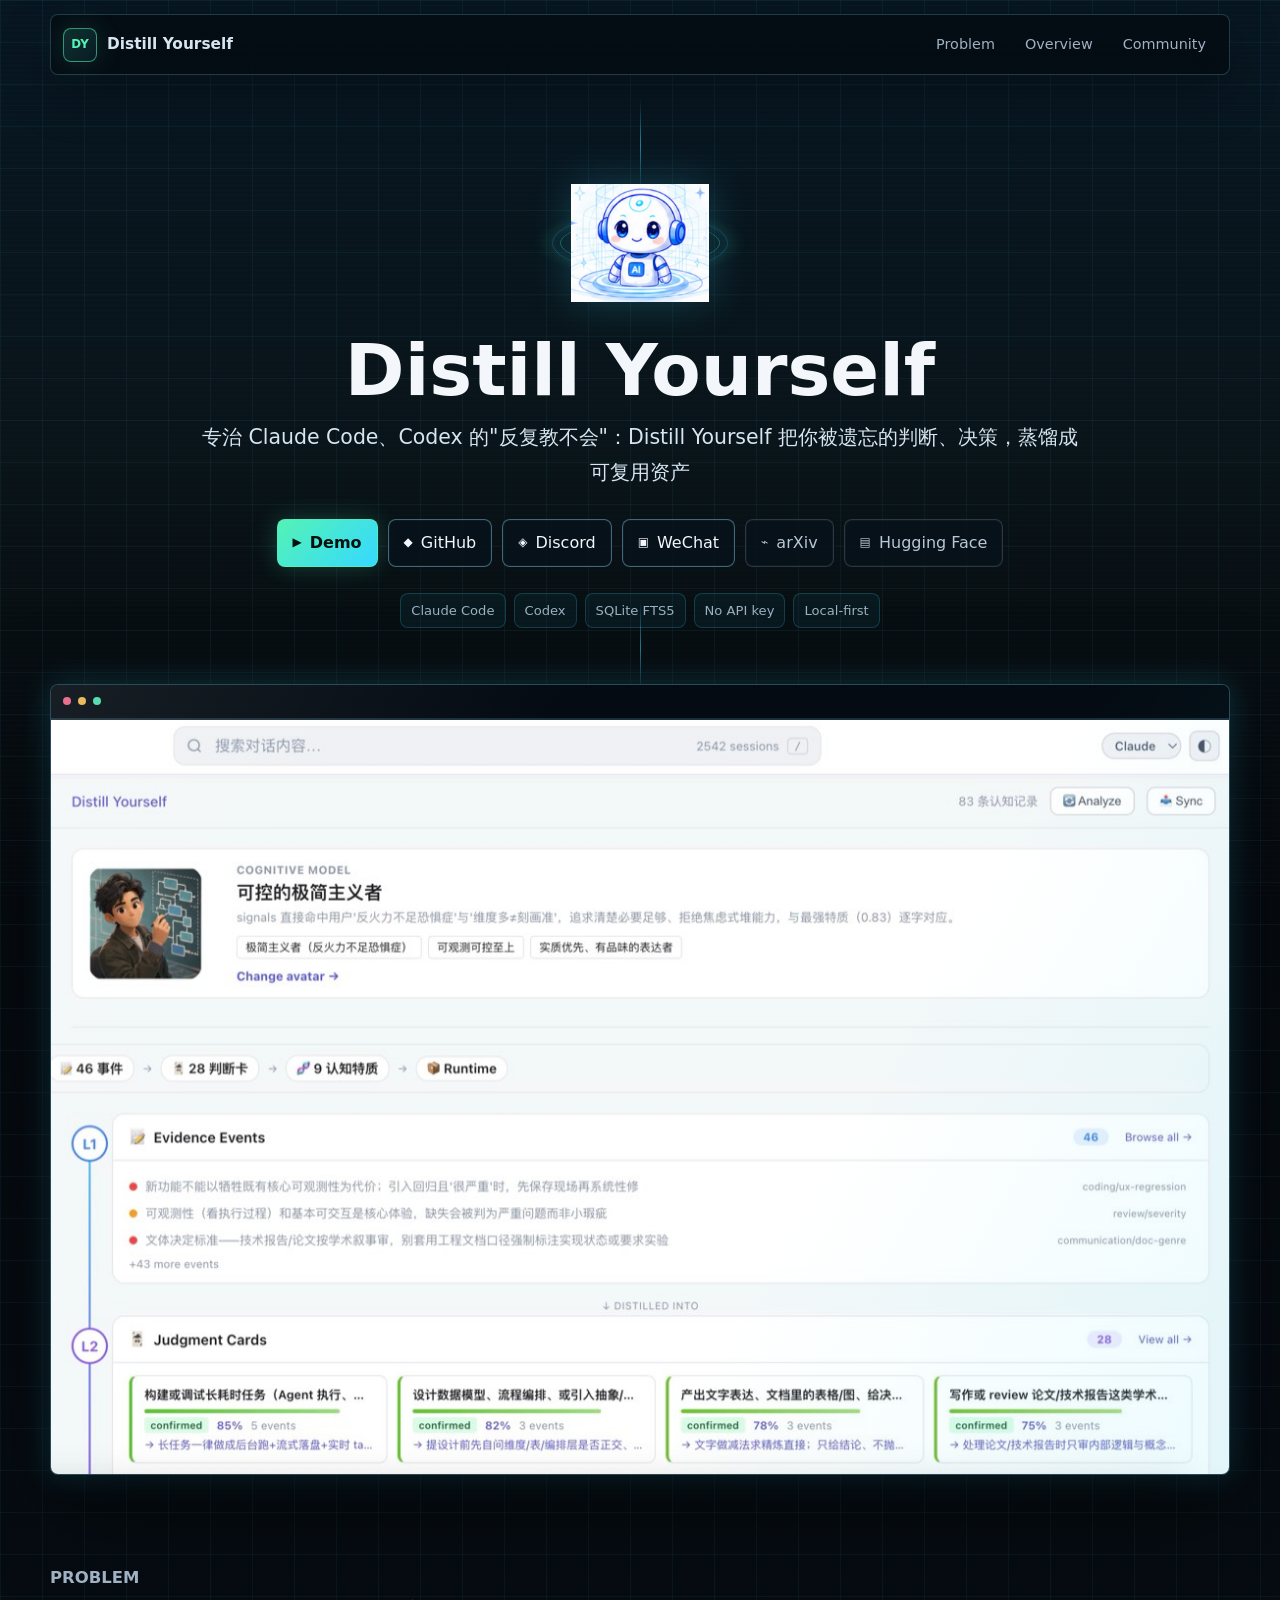
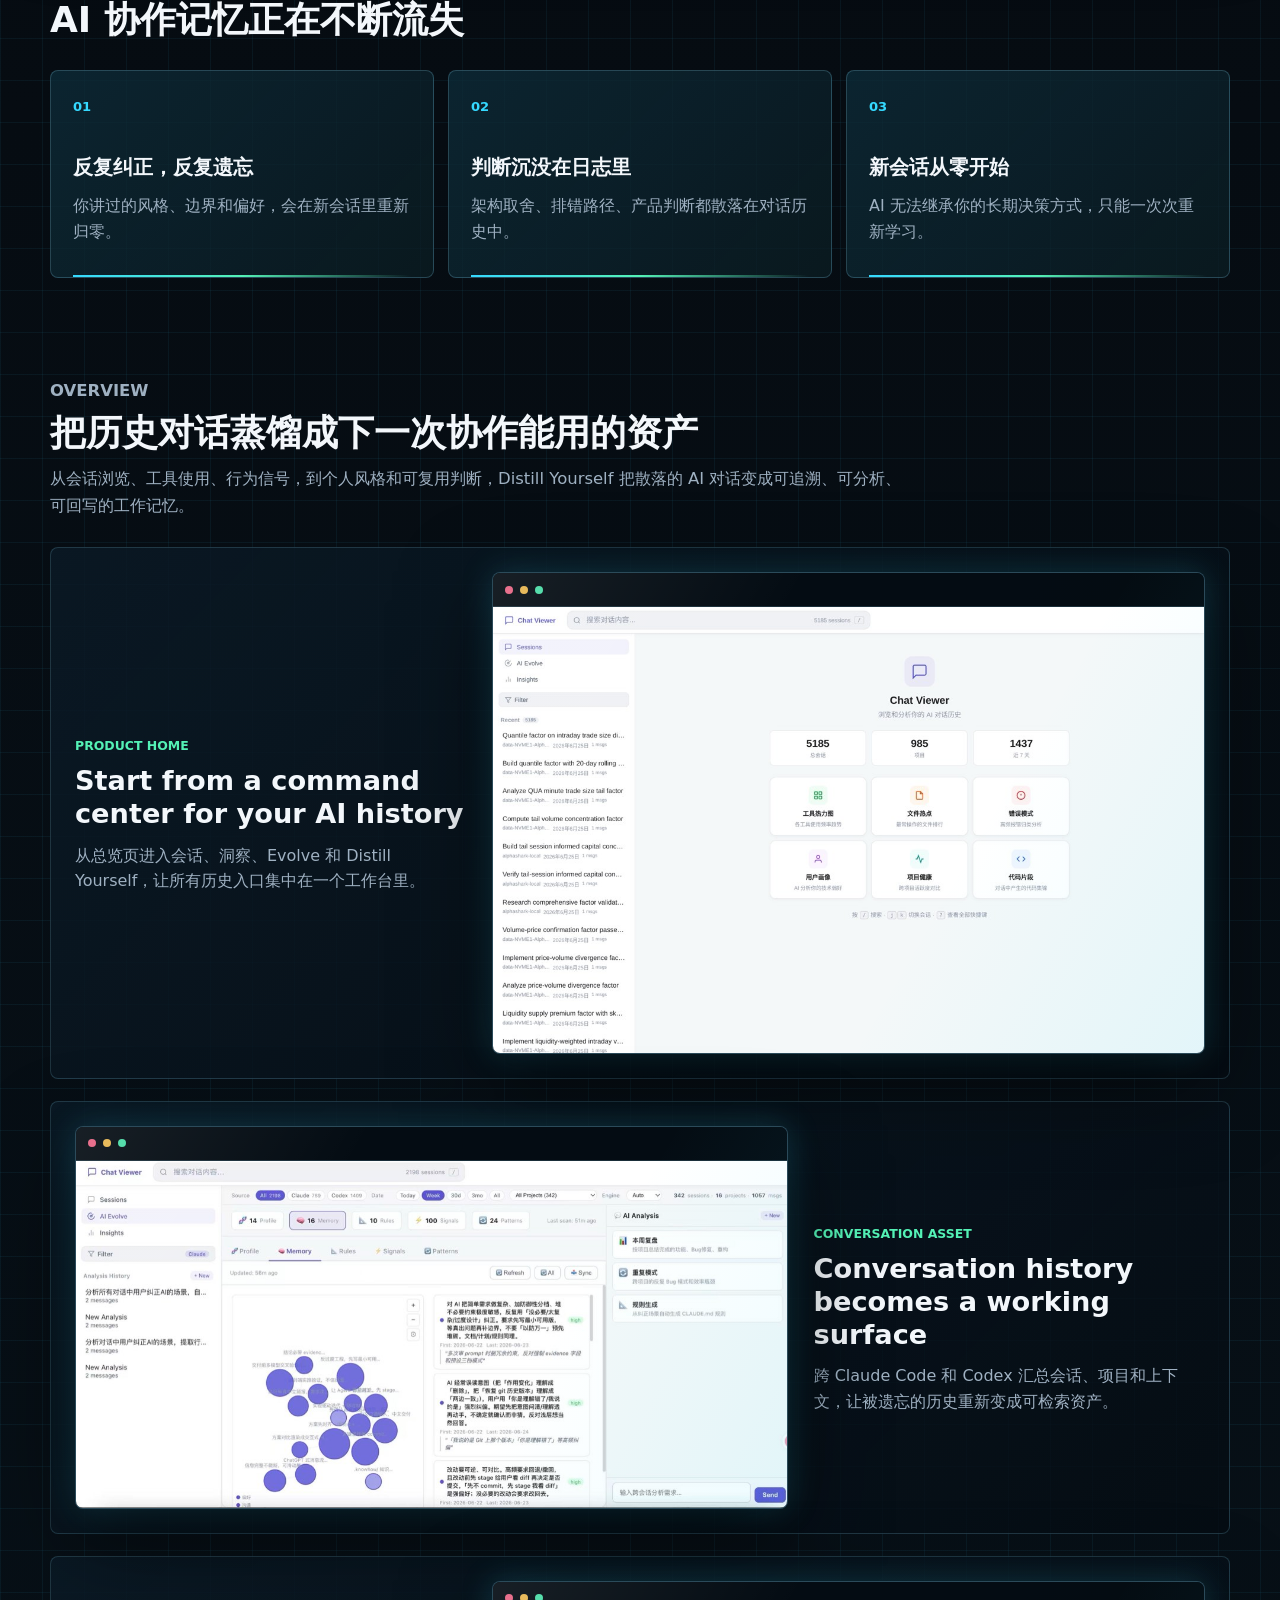
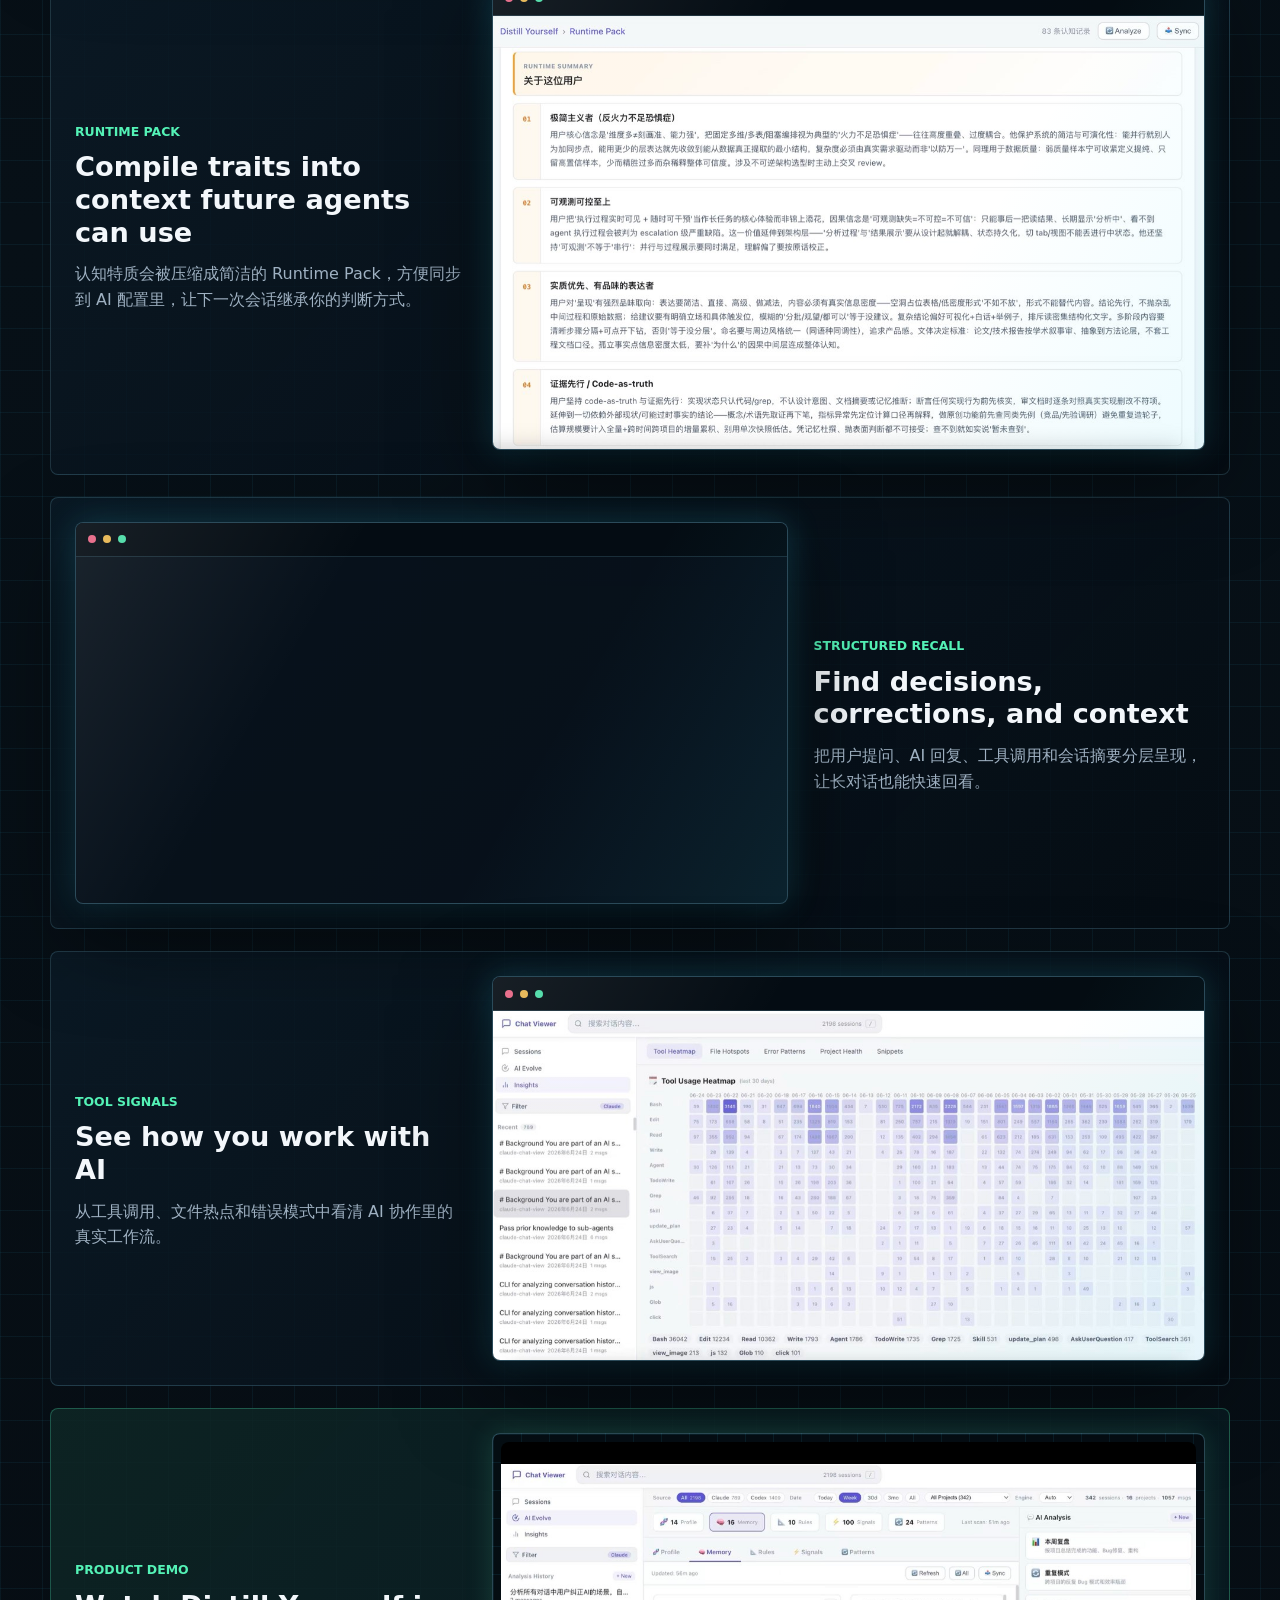
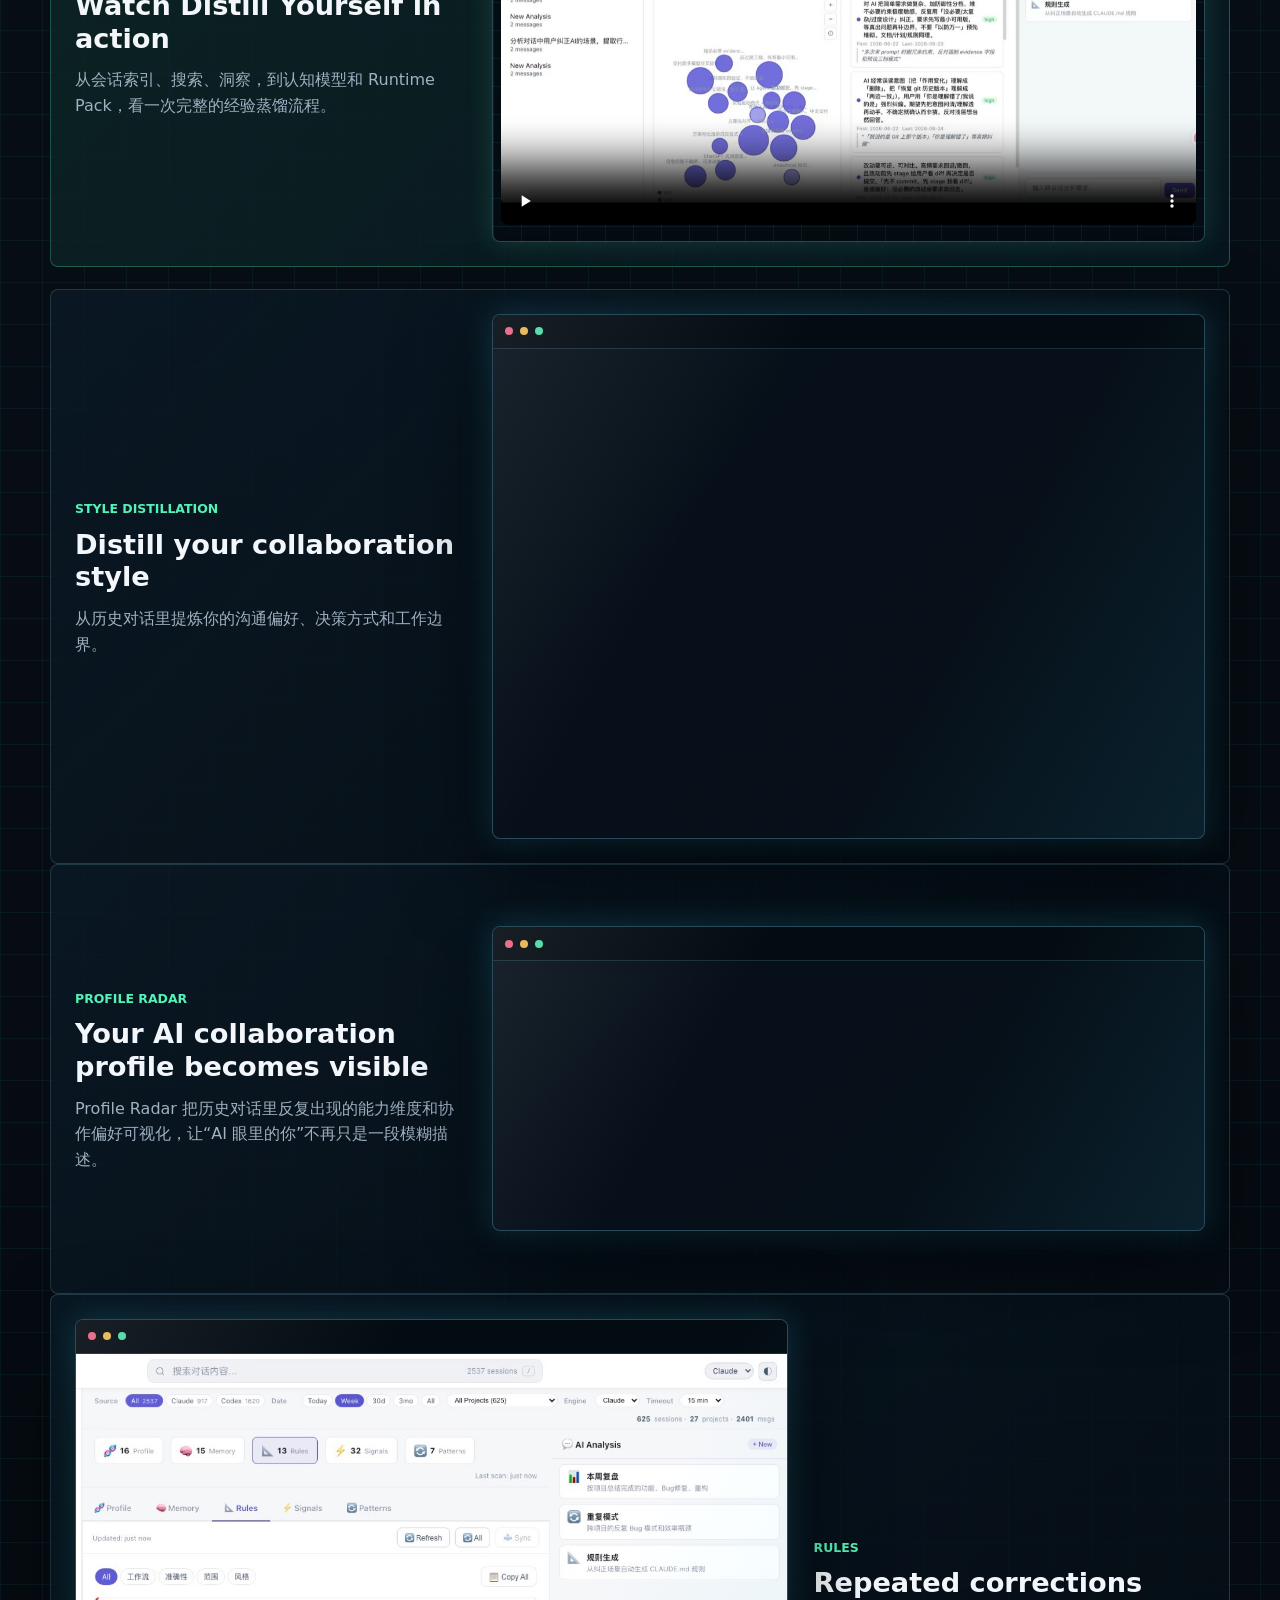
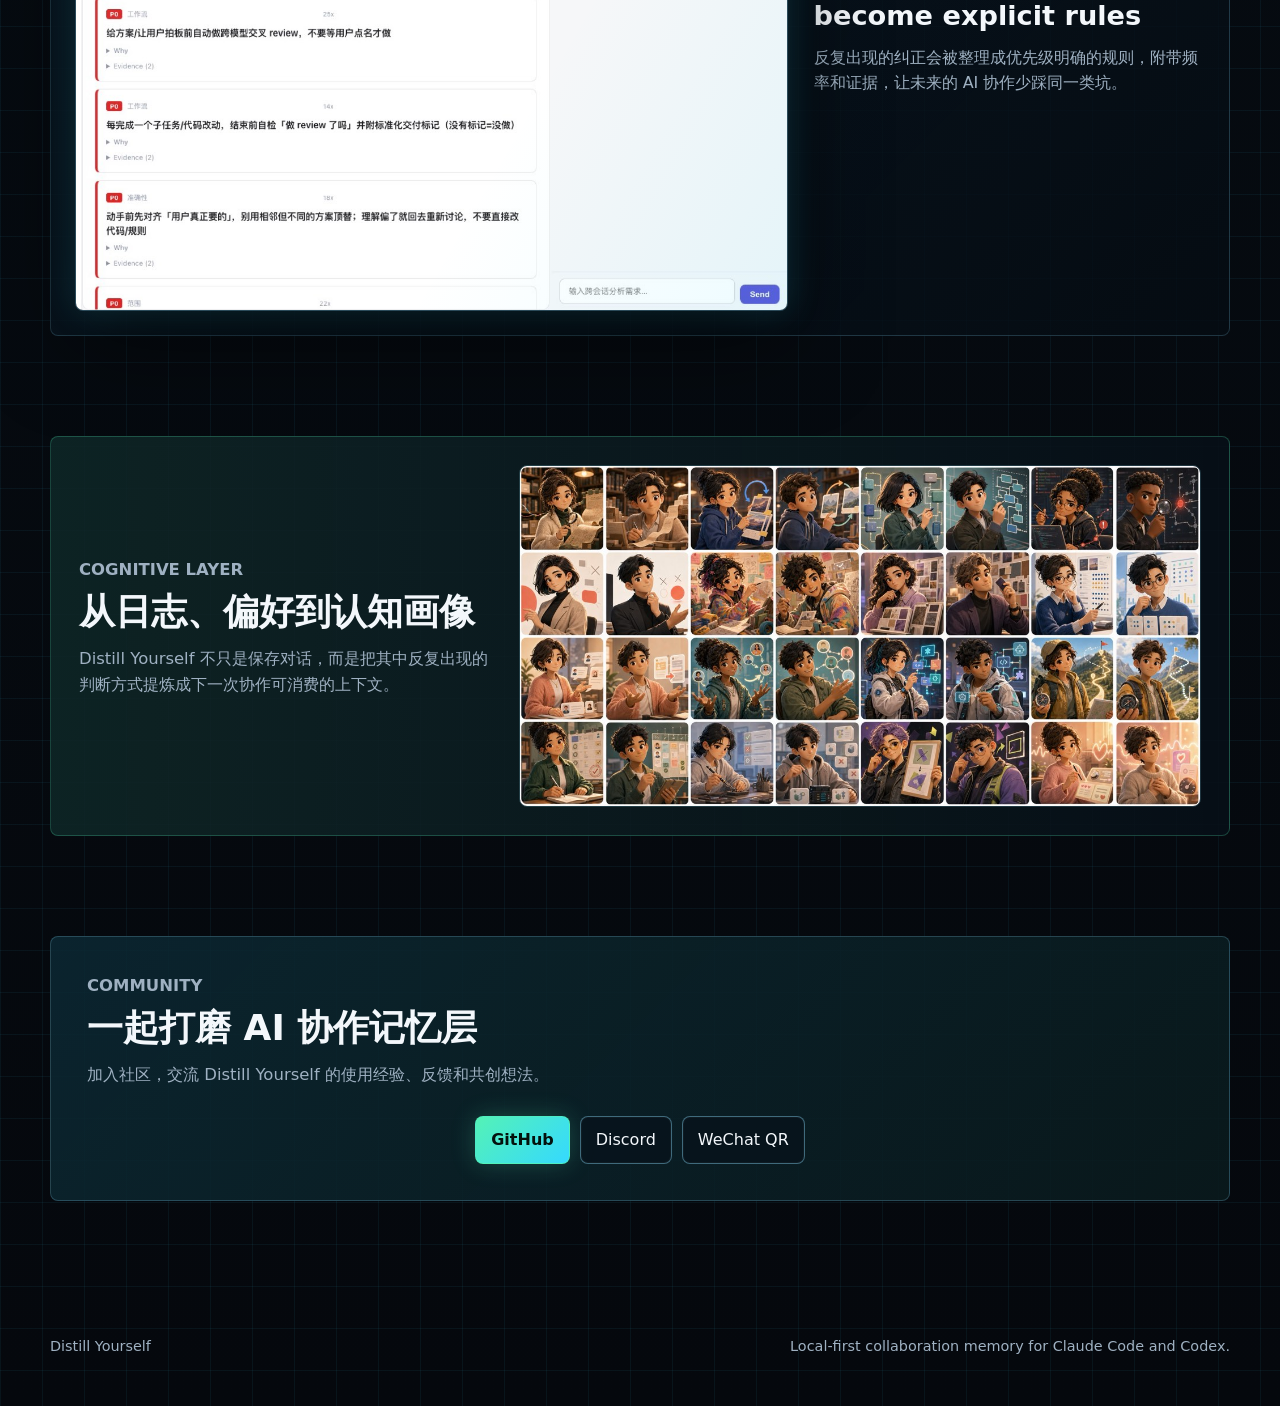
<file: site/index.html>
<!doctype html>
<html lang="zh-CN">
<head>
  <meta charset="utf-8">
  <meta name="viewport" content="width=device-width, initial-scale=1">
  <meta name="description" content="Distill Yourself turns forgotten Claude Code and Codex conversations into reusable judgment, decisions, and collaboration memory.">
  <title>Distill Yourself</title>
  <link rel="preload" as="image" href="assets/digital.jpg" fetchpriority="high">
  <style>
:root {
  color-scheme: dark;
  --bg: #05080d;
  --bg-2: #081119;
  --panel: rgba(8, 18, 28, 0.82);
  --panel-strong: rgba(10, 24, 36, 0.94);
  --line: rgba(142, 224, 255, 0.22);
  --line-strong: rgba(142, 224, 255, 0.42);
  --text: #f3f7fb;
  --muted: #9fb1c2;
  --soft: #d6e5ef;
  --cyan: #35d9ff;
  --green: #54f2b6;
  --amber: #ffc857;
  --blue: #66a6ff;
  --violet: #a892ff;
  --danger: #ff6f91;
  --shadow-cyan: 0 0 32px rgba(53, 217, 255, 0.22);
  --shadow-green: 0 0 28px rgba(84, 242, 182, 0.16);
}

* {
  box-sizing: border-box;
}

html {
  scroll-behavior: smooth;
}

body {
  min-height: 100vh;
  margin: 0;
  background:
    linear-gradient(rgba(53, 217, 255, 0.06) 1px, transparent 1px),
    linear-gradient(90deg, rgba(53, 217, 255, 0.06) 1px, transparent 1px),
    linear-gradient(180deg, rgba(8, 30, 46, 0.62), transparent 38rem),
    linear-gradient(180deg, var(--bg), #071017 44%, #05080d);
  background-size: 42px 42px, 42px 42px, auto, auto;
  color: var(--text);
  font-family: Inter, ui-sans-serif, system-ui, -apple-system, BlinkMacSystemFont, "Segoe UI", sans-serif;
  font-size: 16px;
  line-height: 1.6;
  letter-spacing: 0;
  overflow-x: hidden;
}

body::before {
  content: "";
  position: fixed;
  inset: 0;
  pointer-events: none;
  background:
    linear-gradient(180deg, transparent, rgba(84, 242, 182, 0.07), transparent),
    repeating-linear-gradient(180deg, rgba(255, 255, 255, 0.025) 0, rgba(255, 255, 255, 0.025) 1px, transparent 1px, transparent 5px);
  opacity: 0.42;
  mix-blend-mode: screen;
}

a {
  color: inherit;
  text-decoration: none;
}

button,
input,
textarea {
  font: inherit;
}

button {
  color: inherit;
}

img {
  display: block;
  max-width: 100%;
  height: auto;
}

.page-shell {
  position: relative;
  width: min(1180px, calc(100% - 40px));
  margin: 0 auto;
}

.site-header {
  position: sticky;
  top: 14px;
  z-index: 20;
  display: flex;
  align-items: center;
  justify-content: space-between;
  gap: 18px;
  min-height: 58px;
  margin: 14px 0 22px;
  padding: 10px 12px;
  border: 1px solid var(--line);
  border-radius: 8px;
  background: rgba(4, 10, 16, 0.76);
  box-shadow: 0 18px 50px rgba(0, 0, 0, 0.28);
  backdrop-filter: blur(18px);
}

.brand-lockup {
  display: inline-flex;
  align-items: center;
  gap: 10px;
  min-width: 0;
  color: var(--soft);
  font-size: 0.96rem;
  font-weight: 700;
}

.brand-mark {
  display: inline-grid;
  place-items: center;
  width: 34px;
  height: 34px;
  border: 1px solid rgba(84, 242, 182, 0.55);
  border-radius: 8px;
  color: var(--green);
  background: linear-gradient(135deg, rgba(84, 242, 182, 0.16), rgba(53, 217, 255, 0.08));
  box-shadow: var(--shadow-green);
  font-size: 0.74rem;
}

.nav-links {
  display: flex;
  align-items: center;
  justify-content: flex-end;
  gap: 8px;
  flex-wrap: wrap;
}

.nav-links a {
  padding: 7px 10px;
  border: 1px solid transparent;
  border-radius: 8px;
  color: var(--muted);
  font-size: 0.9rem;
}

.nav-links a:hover,
.nav-links a:focus-visible {
  color: var(--text);
  border-color: var(--line);
  background: rgba(53, 217, 255, 0.08);
  outline: none;
}

.hero-section {
  position: relative;
  display: grid;
  justify-items: center;
  padding: 68px 0 34px;
  text-align: center;
}

.hero-section::before,
.hero-section::after {
  content: "";
  position: absolute;
  left: 50%;
  width: 1px;
  height: 96px;
  background: linear-gradient(180deg, transparent, var(--cyan), transparent);
  opacity: 0.55;
}

.hero-section::before {
  top: 0;
}

.hero-section::after {
  bottom: -34px;
}

.hero-core {
  position: relative;
  display: grid;
  place-items: center;
  width: 176px;
  height: 156px;
  margin-bottom: 14px;
}

.core-ring,
.core-ring span {
  position: absolute;
  inset: 0;
  border: 1px solid rgba(53, 217, 255, 0.24);
  border-radius: 50%;
}

.core-ring {
  transform: rotateX(68deg);
  box-shadow: inset 0 0 18px rgba(53, 217, 255, 0.14), 0 0 24px rgba(84, 242, 182, 0.16);
}

.core-ring span:nth-child(1) {
  inset: 18px 7px;
  border-color: rgba(84, 242, 182, 0.3);
}

.core-ring span:nth-child(2) {
  inset: 36px 22px;
  border-color: rgba(255, 200, 87, 0.24);
}

.core-ring span:nth-child(3) {
  inset: 52px 46px;
  border-color: rgba(53, 217, 255, 0.34);
}

.hero-emblem {
  position: relative;
  z-index: 2;
  width: 138px;
  height: auto;
  filter: drop-shadow(0 0 20px rgba(53, 217, 255, 0.22));
}

.eyebrow,
.feature-kicker {
  margin: 0;
  color: var(--green);
  font-size: 0.78rem;
  font-weight: 800;
  text-transform: uppercase;
}

h1,
h2,
h3,
p {
  margin-top: 0;
}

h1 {
  max-width: 980px;
  margin-bottom: 14px;
  font-size: 4.5rem;
  line-height: 0.98;
  font-weight: 850;
  letter-spacing: 0;
}

.hero-subtitle {
  width: min(880px, 100%);
  margin: 0 auto 28px;
  color: var(--soft);
  font-size: 1.28rem;
  line-height: 1.75;
}

.hero-actions,
.community-actions {
  display: flex;
  justify-content: center;
  gap: 10px;
  flex-wrap: wrap;
  width: 100%;
}

.action-btn {
  display: inline-flex;
  align-items: center;
  justify-content: center;
  gap: 8px;
  min-height: 44px;
  padding: 10px 15px;
  border: 1px solid var(--line-strong);
  border-radius: 8px;
  background: rgba(8, 18, 28, 0.74);
  color: var(--text);
  box-shadow: 0 0 0 1px rgba(255, 255, 255, 0.03) inset;
  cursor: pointer;
  transition: transform 160ms ease, border-color 160ms ease, background 160ms ease, box-shadow 160ms ease;
}

.action-btn:hover,
.action-btn:focus-visible {
  transform: translateY(-1px);
  border-color: rgba(84, 242, 182, 0.72);
  background: rgba(12, 31, 43, 0.92);
  box-shadow: var(--shadow-cyan);
  outline: none;
}

.action-btn.primary {
  border-color: rgba(84, 242, 182, 0.72);
  color: #04110d;
  background: linear-gradient(135deg, var(--green), var(--cyan));
  box-shadow: 0 0 24px rgba(84, 242, 182, 0.22);
  font-weight: 800;
}

.action-btn.muted {
  color: #b8c8d6;
  border-color: rgba(159, 177, 194, 0.24);
}

.btn-icon {
  color: currentColor;
  font-size: 0.75rem;
}

.signal-tags {
  display: flex;
  justify-content: center;
  gap: 8px;
  flex-wrap: wrap;
  margin-top: 26px;
}

.signal-tags span {
  padding: 6px 10px;
  border: 1px solid rgba(53, 217, 255, 0.2);
  border-radius: 8px;
  color: var(--muted);
  background: rgba(53, 217, 255, 0.05);
  font-size: 0.82rem;
}

.hero-preview {
  position: relative;
  margin: 22px auto 90px;
}

.screen-frame {
  position: relative;
  display: block;
  width: 100%;
  padding: 0;
  overflow: hidden;
  border: 1px solid rgba(142, 224, 255, 0.28);
  border-radius: 8px;
  background: var(--panel);
  box-shadow: 0 28px 90px rgba(0, 0, 0, 0.52), var(--shadow-cyan);
  cursor: zoom-in;
}

.screen-frame::before {
  content: "";
  position: absolute;
  inset: 0;
  z-index: 1;
  pointer-events: none;
  background: linear-gradient(120deg, rgba(255, 255, 255, 0.08), transparent 32%, transparent 64%, rgba(53, 217, 255, 0.09));
}

.screen-frame img {
  width: 100%;
  height: auto;
}

.large-screen img {
  border-top: 1px solid rgba(142, 224, 255, 0.16);
}

.window-bar {
  display: flex;
  align-items: center;
  gap: 7px;
  height: 34px;
  padding: 0 12px;
  border-bottom: 1px solid rgba(142, 224, 255, 0.16);
  background: rgba(4, 12, 18, 0.9);
}

.window-bar i {
  width: 8px;
  height: 8px;
  border-radius: 50%;
  background: var(--danger);
  opacity: 0.9;
}

.window-bar i:nth-child(2) {
  background: var(--amber);
}

.window-bar i:nth-child(3) {
  background: var(--green);
}

.section-block {
  position: relative;
  margin-bottom: 100px;
}

.section-heading {
  max-width: 760px;
  margin-bottom: 28px;
}

.section-heading.wide-heading {
  max-width: 860px;
}

.section-heading h2,
.strip-copy h2 {
  margin: 8px 0 12px;
  color: var(--text);
  font-size: 2.25rem;
  line-height: 1.18;
  letter-spacing: 0;
}

.section-heading p,
.strip-copy p {
  color: var(--muted);
  font-size: 1.03rem;
}

.problem-grid {
  display: grid;
  grid-template-columns: repeat(3, minmax(0, 1fr));
  gap: 14px;
}

.problem-card {
  position: relative;
  min-height: 208px;
  padding: 22px;
  border: 1px solid var(--line);
  border-radius: 8px;
  background:
    linear-gradient(135deg, rgba(53, 217, 255, 0.1), rgba(84, 242, 182, 0.04)),
    rgba(8, 18, 28, 0.74);
  overflow: hidden;
}

.problem-card::after {
  content: "";
  position: absolute;
  left: 22px;
  right: 22px;
  bottom: 0;
  height: 2px;
  background: linear-gradient(90deg, var(--cyan), var(--green), transparent);
}

.card-index {
  color: var(--cyan);
  font-size: 0.82rem;
  font-weight: 900;
}

.problem-card h3 {
  margin: 38px 0 12px;
  color: var(--text);
  font-size: 1.24rem;
  line-height: 1.25;
}

.problem-card p {
  margin: 0;
  color: var(--muted);
}

.showcase-stack {
  display: grid;
  gap: 22px;
}

.showcase-item {
  display: grid;
  grid-template-columns: minmax(260px, 0.78fr) minmax(0, 1.42fr);
  align-items: center;
  gap: 26px;
  min-height: 430px;
  padding: 24px;
  border: 1px solid rgba(142, 224, 255, 0.18);
  border-radius: 8px;
  background: linear-gradient(135deg, rgba(11, 26, 38, 0.86), rgba(5, 12, 19, 0.78));
}

.showcase-item.reverse {
  grid-template-columns: minmax(0, 1.42fr) minmax(260px, 0.78fr);
}

.showcase-item.reverse .showcase-copy {
  order: 2;
}

.showcase-item.reverse .screen-frame {
  order: 1;
}

.showcase-copy h3 {
  margin: 8px 0 12px;
  color: var(--text);
  font-size: 1.7rem;
  line-height: 1.2;
  letter-spacing: 0;
}

.showcase-copy p {
  margin: 0;
  color: var(--muted);
  font-size: 1rem;
}

.video-frame {
  position: relative;
  aspect-ratio: 16 / 9;
  border: 1px solid rgba(142, 224, 255, 0.28);
  border-radius: 8px;
  padding: 8px;
  background:
    linear-gradient(rgba(53, 217, 255, 0.08) 1px, transparent 1px),
    linear-gradient(90deg, rgba(53, 217, 255, 0.08) 1px, transparent 1px),
    rgba(4, 10, 16, 0.82);
  background-size: 28px 28px, 28px 28px, auto;
  box-shadow: var(--shadow-green);
}

.video-frame video {
  width: 100%;
  height: 100%;
  border-radius: 8px;
  background: #000;
  object-fit: contain;
}

.video-showcase {
  border-color: rgba(84, 242, 182, 0.28);
  background:
    linear-gradient(135deg, rgba(84, 242, 182, 0.1), rgba(53, 217, 255, 0.05)),
    rgba(5, 12, 19, 0.86);
}

.cognitive-strip {
  display: grid;
  grid-template-columns: minmax(0, 0.75fr) minmax(0, 1.25fr);
  align-items: center;
  gap: 30px;
  padding: 28px;
  border: 1px solid rgba(84, 242, 182, 0.24);
  border-radius: 8px;
  background:
    linear-gradient(90deg, rgba(84, 242, 182, 0.09), transparent),
    rgba(7, 16, 24, 0.86);
}

.cognitive-strip img {
  width: 100%;
  border: 1px solid rgba(142, 224, 255, 0.18);
  border-radius: 8px;
}

.community-section {
  padding: 36px;
  border: 1px solid rgba(142, 224, 255, 0.22);
  border-radius: 8px;
  background:
    linear-gradient(135deg, rgba(53, 217, 255, 0.12), rgba(84, 242, 182, 0.06)),
    rgba(5, 12, 19, 0.88);
}

.site-footer {
  display: flex;
  justify-content: space-between;
  gap: 16px;
  flex-wrap: wrap;
  padding: 34px 0 48px;
  color: var(--muted);
  font-size: 0.9rem;
}

.modal-backdrop {
  position: fixed;
  inset: 0;
  z-index: 80;
  display: grid;
  place-items: center;
  padding: 22px;
  background: rgba(2, 6, 10, 0.82);
  backdrop-filter: blur(14px);
}

.modal-backdrop[hidden] {
  display: none;
}

.modal-card,
.lightbox-card {
  position: relative;
  width: min(420px, 100%);
  max-height: calc(100vh - 44px);
  padding: 24px;
  border: 1px solid rgba(142, 224, 255, 0.35);
  border-radius: 8px;
  background: var(--panel-strong);
  box-shadow: 0 30px 90px rgba(0, 0, 0, 0.62), var(--shadow-cyan);
  overflow: auto;
}

.modal-card h2 {
  margin: 0 44px 8px 0;
  font-size: 1.4rem;
}

.modal-card p {
  color: var(--muted);
}

.modal-card img {
  width: min(260px, 100%);
  margin: 18px auto 0;
  border-radius: 8px;
}

.lightbox-card {
  width: min(1120px, 100%);
  padding: 14px;
}

.lightbox-card img {
  width: 100%;
  max-height: calc(100vh - 96px);
  object-fit: contain;
  border-radius: 8px;
}

.modal-close {
  position: absolute;
  top: 12px;
  right: 12px;
  display: grid;
  place-items: center;
  width: 34px;
  height: 34px;
  border: 1px solid rgba(142, 224, 255, 0.25);
  border-radius: 8px;
  background: rgba(255, 255, 255, 0.04);
  cursor: pointer;
}

.modal-close:hover,
.modal-close:focus-visible {
  border-color: var(--green);
  outline: none;
}

.toast {
  position: fixed;
  right: 22px;
  bottom: 22px;
  z-index: 100;
  max-width: min(360px, calc(100% - 44px));
  padding: 12px 14px;
  border: 1px solid rgba(84, 242, 182, 0.35);
  border-radius: 8px;
  background: rgba(5, 16, 22, 0.96);
  color: var(--soft);
  box-shadow: var(--shadow-green);
}

.toast[hidden] {
  display: none;
}

@media (max-width: 980px) {
  .page-shell {
    width: min(100% - 28px, 760px);
  }

  h1 {
    font-size: 3.3rem;
  }

  .hero-subtitle {
    font-size: 1.12rem;
  }

  .problem-grid,
  .cognitive-strip,
  .showcase-item,
  .showcase-item.reverse {
    grid-template-columns: 1fr;
  }

  .showcase-item.reverse .showcase-copy,
  .showcase-item.reverse .screen-frame {
    order: initial;
  }

  .showcase-item {
    min-height: auto;
  }

}

@media (max-width: 680px) {
  body {
    font-size: 15px;
  }

  .page-shell {
    width: min(100% - 20px, 520px);
  }

  .site-header {
    position: relative;
    top: auto;
    align-items: flex-start;
    flex-direction: column;
  }

  .nav-links {
    width: 100%;
    justify-content: flex-start;
  }

  .hero-section {
    padding-top: 34px;
  }

  .hero-core {
    width: 142px;
    height: 126px;
  }

  .hero-emblem {
    width: 112px;
  }

  h1 {
    font-size: 2.55rem;
  }

  .hero-subtitle {
    font-size: 1rem;
    line-height: 1.68;
  }

  .action-btn {
    width: 100%;
  }

  .hero-preview {
    margin-bottom: 64px;
  }

  .section-block {
    margin-bottom: 68px;
  }

  .section-heading h2,
  .strip-copy h2 {
    font-size: 1.72rem;
  }

  .showcase-item,
  .community-section,
  .cognitive-strip {
    padding: 18px;
  }

  .showcase-copy h3 {
    font-size: 1.34rem;
  }
}
  </style>
</head>
<body>
  <div class="page-shell">
    <header class="site-header" aria-label="Primary navigation">
      <a class="brand-lockup" href="#top" aria-label="Distill Yourself home">
        <span class="brand-mark">DY</span>
        <span>Distill Yourself</span>
      </a>
      <nav class="nav-links" aria-label="Page sections">
        <a href="#problem">Problem</a>
        <a href="#overview">Overview</a>
        <a href="#community">Community</a>
      </nav>
    </header>

    <main id="top">
      <section class="hero-section" aria-labelledby="hero-title">
        <div class="hero-core">
          <div class="core-ring" aria-hidden="true">
            <span></span>
            <span></span>
            <span></span>
          </div>
          <img class="hero-emblem" src="assets/digital.jpg" alt="Distill Yourself digital core" width="374" height="318" fetchpriority="high" decoding="async">
        </div>

        <h1 id="hero-title">Distill Yourself</h1>
        <p class="hero-subtitle">
          专治 Claude Code、Codex 的&quot;反复教不会&quot;：Distill Yourself 把你被遗忘的判断、决策，蒸馏成可复用资产
        </p>

        <div class="hero-actions" aria-label="Project links">
          <a class="action-btn primary" href="https://quantaalpha.com/Distill-Yourself/video/" target="_blank" rel="noreferrer">
            <span class="btn-icon" aria-hidden="true">▶</span>
            Demo
          </a>
          <a class="action-btn" href="https://github.com/QuantaAlpha/Distill_Yourself" target="_blank" rel="noreferrer">
            <span class="btn-icon" aria-hidden="true">◆</span>
            GitHub
          </a>
          <a class="action-btn" href="https://discord.gg/KDyuer49t" target="_blank" rel="noreferrer">
            <span class="btn-icon" aria-hidden="true">◈</span>
            Discord
          </a>
          <button class="action-btn" type="button" data-open-wechat>
            <span class="btn-icon" aria-hidden="true">▣</span>
            WeChat
          </button>
          <button class="action-btn muted" type="button" data-coming-soon="arXiv">
            <span class="btn-icon" aria-hidden="true">⌁</span>
            arXiv
          </button>
          <button class="action-btn muted" type="button" data-coming-soon="Hugging Face">
            <span class="btn-icon" aria-hidden="true">▤</span>
            Hugging Face
          </button>
        </div>

        <div class="signal-tags" aria-label="Project highlights">
          <span>Claude Code</span>
          <span>Codex</span>
          <span>SQLite FTS5</span>
          <span>No API key</span>
          <span>Local-first</span>
        </div>
      </section>

      <section class="hero-preview" aria-label="Cognitive model screenshot">
        <button class="screen-frame large-screen" type="button" data-lightbox="assets/twin-cognitive-model.jpg" aria-label="Open cognitive model screenshot">
          <span class="window-bar" aria-hidden="true"><i></i><i></i><i></i></span>
          <img src="assets/twin-cognitive-model.jpg" alt="Distill Yourself cognitive model showing avatar, evidence events, judgment cards, and cognitive traits" width="1200" height="768" decoding="async">
        </button>
      </section>

      <section id="problem" class="section-block problem-section" aria-labelledby="problem-title">
        <div class="section-heading">
          <p class="eyebrow">Problem</p>
          <h2 id="problem-title">AI 协作记忆正在不断流失</h2>
        </div>
        <div class="problem-grid">
          <article class="problem-card">
            <span class="card-index">01</span>
            <h3>反复纠正，反复遗忘</h3>
            <p>你讲过的风格、边界和偏好，会在新会话里重新归零。</p>
          </article>
          <article class="problem-card">
            <span class="card-index">02</span>
            <h3>判断沉没在日志里</h3>
            <p>架构取舍、排错路径、产品判断都散落在对话历史中。</p>
          </article>
          <article class="problem-card">
            <span class="card-index">03</span>
            <h3>新会话从零开始</h3>
            <p>AI 无法继承你的长期决策方式，只能一次次重新学习。</p>
          </article>
        </div>
      </section>

      <section id="overview" class="section-block overview-section" aria-labelledby="overview-title">
        <div class="section-heading wide-heading">
          <p class="eyebrow">Overview</p>
          <h2 id="overview-title">把历史对话蒸馏成下一次协作能用的资产</h2>
          <p>从会话浏览、工具使用、行为信号，到个人风格和可复用判断，Distill Yourself 把散落的 AI 对话变成可追溯、可分析、可回写的工作记忆。</p>
        </div>

        <div class="showcase-stack">
          <article class="showcase-item">
            <div class="showcase-copy">
              <span class="feature-kicker">Product Home</span>
              <h3>Start from a command center for your AI history</h3>
              <p>从总览页进入会话、洞察、Evolve 和 Distill Yourself，让所有历史入口集中在一个工作台里。</p>
            </div>
            <button class="screen-frame" type="button" data-lightbox="assets/home.jpg" aria-label="Open product home screenshot">
              <span class="window-bar" aria-hidden="true"><i></i><i></i><i></i></span>
              <img src="assets/home.jpg" alt="Distill Yourself home overview showing sessions and analysis entry points" width="1200" height="752" loading="lazy" decoding="async">
            </button>
          </article>

          <article class="showcase-item reverse">
            <div class="showcase-copy">
              <span class="feature-kicker">Conversation Asset</span>
              <h3>Conversation history becomes a working surface</h3>
              <p>跨 Claude Code 和 Codex 汇总会话、项目和上下文，让被遗忘的历史重新变成可检索资产。</p>
            </div>
            <button class="screen-frame" type="button" data-lightbox="assets/overview.jpg" aria-label="Open overview screenshot">
              <span class="window-bar" aria-hidden="true"><i></i><i></i><i></i></span>
              <img src="assets/overview.jpg" alt="Overview dashboard screenshot" width="1200" height="586" loading="lazy" decoding="async">
            </button>
          </article>

          <article class="showcase-item">
            <div class="showcase-copy">
              <span class="feature-kicker">Runtime Pack</span>
              <h3>Compile traits into context future agents can use</h3>
              <p>认知特质会被压缩成简洁的 Runtime Pack，方便同步到 AI 配置里，让下一次会话继承你的判断方式。</p>
            </div>
            <button class="screen-frame" type="button" data-lightbox="assets/twin-runtime-pack.jpg" aria-label="Open runtime pack screenshot">
              <span class="window-bar" aria-hidden="true"><i></i><i></i><i></i></span>
              <img src="assets/twin-runtime-pack.jpg" alt="Runtime Pack screenshot showing cognitive traits compiled into a developer profile" width="1200" height="732" loading="lazy" decoding="async">
            </button>
          </article>

          <article class="showcase-item reverse">
            <div class="showcase-copy">
              <span class="feature-kicker">Structured Recall</span>
              <h3>Find decisions, corrections, and context</h3>
              <p>把用户提问、AI 回复、工具调用和会话摘要分层呈现，让长对话也能快速回看。</p>
            </div>
            <button class="screen-frame" type="button" data-lightbox="assets/session.jpg" aria-label="Open conversation session screenshot">
              <span class="window-bar" aria-hidden="true"><i></i><i></i><i></i></span>
              <img src="assets/session.jpg" alt="Conversation session detail screenshot" width="1200" height="585" loading="lazy" decoding="async">
            </button>
          </article>

          <article class="showcase-item">
            <div class="showcase-copy">
              <span class="feature-kicker">Tool Signals</span>
              <h3>See how you work with AI</h3>
              <p>从工具调用、文件热点和错误模式中看清 AI 协作里的真实工作流。</p>
            </div>
            <button class="screen-frame" type="button" data-lightbox="assets/tool_use.jpg" aria-label="Open tool use screenshot">
              <span class="window-bar" aria-hidden="true"><i></i><i></i><i></i></span>
              <img src="assets/tool_use.jpg" alt="Tool use analytics screenshot" width="1200" height="589" loading="lazy" decoding="async">
            </button>
          </article>

          <article class="showcase-item video-showcase">
            <div class="showcase-copy">
              <span class="feature-kicker">Product Demo</span>
              <h3>Watch Distill Yourself in action</h3>
              <p>从会话索引、搜索、洞察，到认知模型和 Runtime Pack，看一次完整的经验蒸馏流程。</p>
            </div>
            <div class="video-frame" aria-label="Distill Yourself product demo video">
              <video controls preload="none" poster="assets/overview.jpg" playsinline>
                <source src="assets/demo.mp4" type="video/mp4">
                Your browser does not support the video tag.
              </video>
            </div>
          </article>

          <article class="showcase-item">
            <div class="showcase-copy">
              <span class="feature-kicker">Style Distillation</span>
              <h3>Distill your collaboration style</h3>
              <p>从历史对话里提炼你的沟通偏好、决策方式和工作边界。</p>
            </div>
            <button class="screen-frame" type="button" data-lightbox="assets/style.jpg" aria-label="Open style screenshot">
              <span class="window-bar" aria-hidden="true"><i></i><i></i><i></i></span>
              <img src="assets/style.jpg" alt="Style distillation screenshot" width="1200" height="826" loading="lazy" decoding="async">
            </button>
          </article>
        </div>

          <article class="showcase-item">
            <div class="showcase-copy">
              <span class="feature-kicker">Profile Radar</span>
              <h3>Your AI collaboration profile becomes visible</h3>
              <p>Profile Radar 把历史对话里反复出现的能力维度和协作偏好可视化，让“AI 眼里的你”不再只是一段模糊描述。</p>
            </div>
            <button class="screen-frame" type="button" data-lightbox="assets/profile-radar.png" aria-label="Open profile radar screenshot">
              <span class="window-bar" aria-hidden="true"><i></i><i></i><i></i></span>
              <img src="assets/profile-radar.png" alt="Profile radar screenshot" width="1400" height="529" loading="lazy" decoding="async">
            </button>
          </article>

          <article class="showcase-item reverse">
            <div class="showcase-copy">
              <span class="feature-kicker">Rules</span>
              <h3>Repeated corrections become explicit rules</h3>
              <p>反复出现的纠正会被整理成优先级明确的规则，附带频率和证据，让未来的 AI 协作少踩同一类坑。</p>
            </div>
            <button class="screen-frame" type="button" data-lightbox="assets/evolve-rules.jpg" aria-label="Open evolve rules screenshot">
              <span class="window-bar" aria-hidden="true"><i></i><i></i><i></i></span>
              <img src="assets/evolve-rules.jpg" alt="Evolve rules screenshot" width="1200" height="939" loading="lazy" decoding="async">
            </button>
          </article>
      </section>

      <section class="section-block cognitive-strip" aria-label="Cognitive model visual strip">
        <div class="strip-copy">
          <p class="eyebrow">Cognitive Layer</p>
          <h2>从日志、偏好到认知画像</h2>
          <p>Distill Yourself 不只是保存对话，而是把其中反复出现的判断方式提炼成下一次协作可消费的上下文。</p>
        </div>
        <img src="assets/persona-contact-sheet.jpg" alt="Cognitive avatar contact sheet" width="1200" height="600" loading="lazy" decoding="async">
      </section>

      <section id="community" class="section-block community-section" aria-labelledby="community-title">
        <div class="section-heading">
          <p class="eyebrow">Community</p>
          <h2 id="community-title">一起打磨 AI 协作记忆层</h2>
          <p>加入社区，交流 Distill Yourself 的使用经验、反馈和共创想法。</p>
        </div>
        <div class="community-actions">
          <a class="action-btn primary" href="https://github.com/QuantaAlpha/Distill_Yourself" target="_blank" rel="noreferrer">GitHub</a>
          <a class="action-btn" href="https://discord.gg/KDyuer49t" target="_blank" rel="noreferrer">Discord</a>
          <button class="action-btn" type="button" data-open-wechat>WeChat QR</button>
        </div>
      </section>
    </main>

    <footer class="site-footer">
      <span>Distill Yourself</span>
      <span>Local-first collaboration memory for Claude Code and Codex.</span>
    </footer>
  </div>

  <div class="modal-backdrop" data-modal="wechat" hidden>
    <div class="modal-card" role="dialog" aria-modal="true" aria-labelledby="wechat-title">
      <button class="modal-close" type="button" data-close-modal aria-label="Close WeChat QR">×</button>
      <h2 id="wechat-title">WeChat Community</h2>
      <p>扫码加入社区，交流 Distill Yourself 的使用经验、反馈和共创想法。</p>
      <img src="assets/wechat.png" alt="WeChat community QR code" width="885" height="1488" loading="lazy" decoding="async">
    </div>
  </div>

  <div class="modal-backdrop" data-modal="lightbox" hidden>
    <div class="lightbox-card" role="dialog" aria-modal="true" aria-label="Screenshot preview">
      <button class="modal-close" type="button" data-close-modal aria-label="Close preview">×</button>
      <img data-lightbox-image alt="">
    </div>
  </div>

  <div class="toast" role="status" aria-live="polite" hidden></div>

  <script src="script.js"></script>
</body>
</html>
</file>
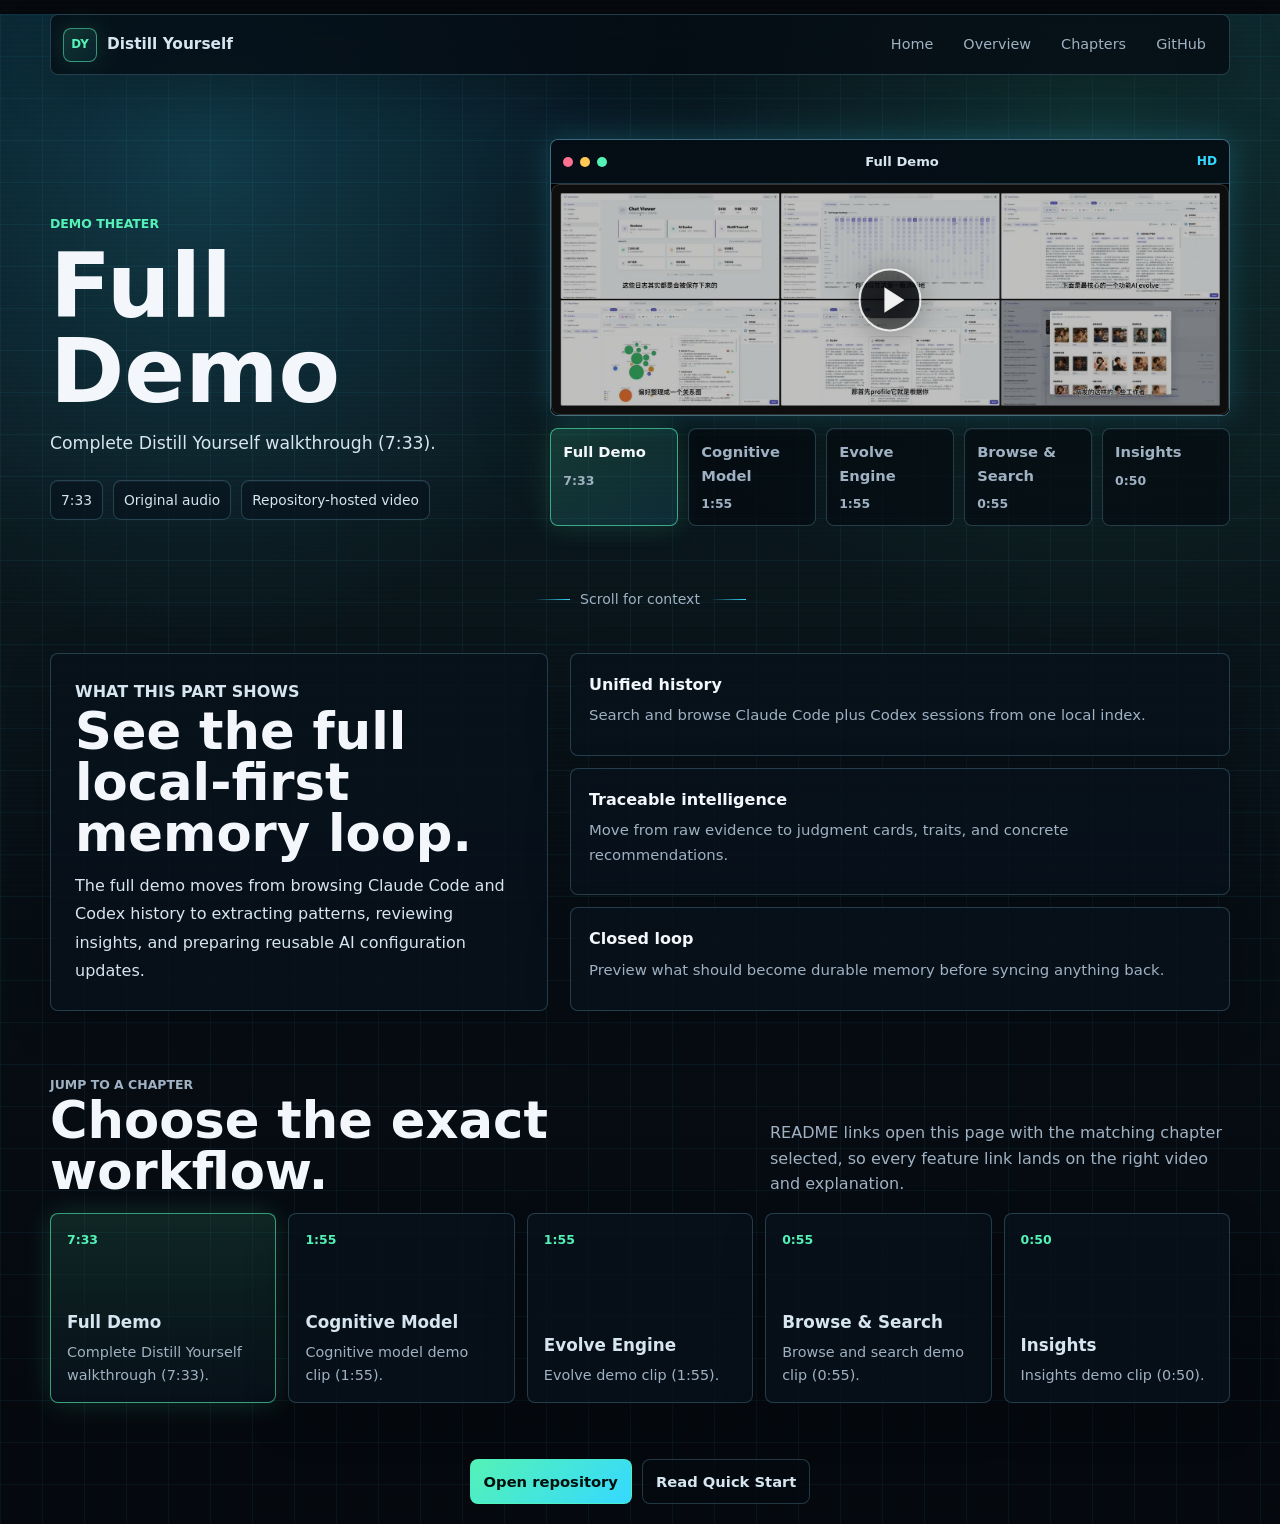
<file: docs/video/index.html>
<!doctype html>
<html lang="en">
<head>
  <meta charset="utf-8">
  <meta name="viewport" content="width=device-width, initial-scale=1">
  <title>Distill Yourself Demo Video</title>
  <style>
    :root {
      color-scheme: dark;
      --bg: #05080d;
      --bg-2: #081119;
      --panel: rgba(8, 18, 28, 0.82);
      --panel-strong: rgba(10, 24, 36, 0.94);
      --line: rgba(142, 224, 255, 0.22);
      --line-strong: rgba(142, 224, 255, 0.42);
      --text: #f3f7fb;
      --muted: #9fb1c2;
      --soft: #d6e5ef;
      --cyan: #35d9ff;
      --green: #54f2b6;
      --amber: #ffc857;
      --blue: #66a6ff;
      --violet: #a892ff;
      --shadow-cyan: 0 0 32px rgba(53, 217, 255, 0.22);
      --shadow-green: 0 0 28px rgba(84, 242, 182, 0.16);
      font-family: Inter, ui-sans-serif, system-ui, -apple-system, BlinkMacSystemFont, "Segoe UI", sans-serif;
      background: var(--bg);
      color: var(--text);
    }

    * {
      box-sizing: border-box;
    }

    html {
      scroll-behavior: smooth;
    }

    body {
      min-height: 100vh;
      margin: 0;
      background:
        linear-gradient(rgba(53, 217, 255, 0.06) 1px, transparent 1px),
        linear-gradient(90deg, rgba(53, 217, 255, 0.06) 1px, transparent 1px),
        radial-gradient(circle at 16% 10%, rgba(53, 217, 255, 0.18), transparent 30rem),
        radial-gradient(circle at 86% 8%, rgba(84, 242, 182, 0.13), transparent 32rem),
        linear-gradient(180deg, rgba(8, 30, 46, 0.62), transparent 38rem),
        linear-gradient(180deg, var(--bg), #071017 44%, #05080d);
      background-size: 42px 42px, 42px 42px, auto, auto, auto, auto;
      font-size: 16px;
      line-height: 1.6;
      letter-spacing: 0;
      overflow-x: hidden;
    }

    body::before {
      position: fixed;
      inset: 0;
      z-index: 0;
      pointer-events: none;
      content: "";
      background:
        linear-gradient(180deg, transparent, rgba(84, 242, 182, 0.07), transparent),
        repeating-linear-gradient(180deg, rgba(255, 255, 255, 0.025) 0, rgba(255, 255, 255, 0.025) 1px, transparent 1px, transparent 5px);
      opacity: 0.42;
      mix-blend-mode: screen;
    }

    a {
      color: inherit;
      text-decoration: none;
    }

    .page-shell {
      position: relative;
      z-index: 1;
      width: min(1180px, calc(100% - 40px));
      margin: 0 auto;
    }

    .site-header {
      position: sticky;
      top: 14px;
      z-index: 20;
      display: flex;
      align-items: center;
      justify-content: space-between;
      gap: 18px;
      min-height: 58px;
      margin: 14px 0 22px;
      padding: 10px 12px;
      border: 1px solid var(--line);
      border-radius: 8px;
      background: rgba(4, 10, 16, 0.76);
      box-shadow: 0 18px 50px rgba(0, 0, 0, 0.28);
      backdrop-filter: blur(18px);
    }

    .brand-lockup {
      display: inline-flex;
      align-items: center;
      gap: 10px;
      min-width: 0;
      color: var(--soft);
      font-size: 0.96rem;
      font-weight: 700;
    }

    .brand-mark {
      display: inline-grid;
      width: 34px;
      height: 34px;
      place-items: center;
      border: 1px solid rgba(84, 242, 182, 0.55);
      border-radius: 8px;
      color: var(--green);
      background: linear-gradient(135deg, rgba(84, 242, 182, 0.16), rgba(53, 217, 255, 0.08));
      box-shadow: var(--shadow-green);
      font-size: 0.74rem;
    }

    .nav-links {
      display: flex;
      align-items: center;
      justify-content: flex-end;
      gap: 8px;
      flex-wrap: wrap;
    }

    .nav-links a {
      padding: 7px 10px;
      border: 1px solid transparent;
      border-radius: 8px;
      color: var(--muted);
      font-size: 0.9rem;
    }

    .nav-links a:hover,
    .nav-links a:focus-visible {
      color: var(--text);
      border-color: var(--line);
      background: rgba(53, 217, 255, 0.08);
      outline: none;
    }

    .hero {
      display: grid;
      grid-template-columns: minmax(0, 0.82fr) minmax(420px, 1.18fr);
      gap: 28px;
      align-items: end;
      padding: 42px 0 32px;
    }

    .hero-copy {
      position: relative;
      padding: 18px 0 6px;
    }

    .eyebrow,
    .section-kicker {
      margin: 0 0 10px;
      color: var(--green);
      font-size: 0.78rem;
      font-weight: 800;
      text-transform: uppercase;
    }

    h1,
    h2,
    h3,
    p {
      margin-top: 0;
    }

    h1 {
      max-width: 680px;
      margin-bottom: 14px;
      font-size: clamp(3rem, 7vw, 5.9rem);
      line-height: 0.95;
      font-weight: 850;
      letter-spacing: 0;
    }

    .hero-subtitle {
      max-width: 680px;
      margin: 0 0 22px;
      color: var(--soft);
      font-size: 1.08rem;
      line-height: 1.75;
    }

    .hero-meta {
      display: flex;
      flex-wrap: wrap;
      gap: 10px;
      margin-top: 18px;
    }

    .meta-pill {
      border: 1px solid var(--line);
      border-radius: 8px;
      padding: 8px 10px;
      color: var(--soft);
      background: rgba(8, 18, 28, 0.62);
      font-size: 0.86rem;
      box-shadow: inset 0 1px 0 rgba(255, 255, 255, 0.05);
    }

    .player-panel {
      overflow: hidden;
      border: 1px solid var(--line-strong);
      border-radius: 8px;
      background: var(--panel-strong);
      box-shadow: var(--shadow-cyan), 0 28px 70px rgba(0, 0, 0, 0.42);
    }

    .panel-topline {
      display: flex;
      align-items: center;
      justify-content: space-between;
      gap: 12px;
      min-height: 44px;
      padding: 10px 12px;
      border-bottom: 1px solid var(--line);
      background: rgba(3, 10, 16, 0.7);
    }

    .panel-controls {
      display: flex;
      gap: 7px;
    }

    .panel-controls span {
      width: 10px;
      height: 10px;
      border-radius: 999px;
      background: var(--muted);
    }

    .panel-controls span:nth-child(1) {
      background: #ff6f91;
    }

    .panel-controls span:nth-child(2) {
      background: var(--amber);
    }

    .panel-controls span:nth-child(3) {
      background: var(--green);
    }

    .panel-title {
      overflow: hidden;
      color: var(--soft);
      font-size: 0.82rem;
      font-weight: 700;
      text-overflow: ellipsis;
      white-space: nowrap;
    }

    .panel-status {
      color: var(--cyan);
      font-size: 0.76rem;
      font-weight: 800;
    }

    video {
      display: block;
      width: 100%;
      max-height: 72vh;
      background: #000;
    }

    .chapter-strip {
      display: grid;
      grid-template-columns: repeat(5, minmax(0, 1fr));
      gap: 10px;
      margin-top: 12px;
    }

    .chapter-link {
      min-height: 78px;
      border: 1px solid var(--line);
      border-radius: 8px;
      padding: 11px 12px;
      color: var(--muted);
      background: rgba(4, 10, 16, 0.66);
      box-shadow: inset 0 1px 0 rgba(255, 255, 255, 0.04);
    }

    .chapter-link:hover,
    .chapter-link:focus-visible {
      color: var(--text);
      border-color: var(--line-strong);
      background: rgba(53, 217, 255, 0.08);
      outline: none;
    }

    .chapter-link[aria-current="true"] {
      color: var(--text);
      border-color: rgba(84, 242, 182, 0.62);
      background: linear-gradient(145deg, rgba(84, 242, 182, 0.16), rgba(53, 217, 255, 0.11));
      box-shadow: var(--shadow-green);
    }

    .chapter-title,
    .chapter-meta {
      display: block;
    }

    .chapter-title {
      margin-bottom: 7px;
      font-size: 0.92rem;
      font-weight: 800;
    }

    .chapter-meta {
      color: var(--muted);
      font-size: 0.78rem;
      font-weight: 700;
    }

    .scroll-hint {
      display: flex;
      align-items: center;
      justify-content: center;
      gap: 10px;
      margin: 30px auto 0;
      color: var(--muted);
      font-size: 0.88rem;
    }

    .scroll-line {
      width: 36px;
      height: 1px;
      background: linear-gradient(90deg, transparent, var(--cyan));
    }

    .content-grid {
      display: grid;
      grid-template-columns: minmax(0, 0.86fr) minmax(340px, 1.14fr);
      gap: 22px;
      padding: 42px 0 28px;
    }

    .content-panel,
    .feature-card,
    .step-card {
      border: 1px solid var(--line);
      border-radius: 8px;
      background: var(--panel);
      box-shadow: 0 18px 44px rgba(0, 0, 0, 0.24);
    }

    .content-panel {
      padding: 24px;
    }

    .content-panel h2 {
      margin-bottom: 12px;
      font-size: clamp(2rem, 4vw, 3.4rem);
      line-height: 1;
      letter-spacing: 0;
    }

    .content-panel p {
      margin-bottom: 0;
      color: var(--soft);
      font-size: 1rem;
      line-height: 1.78;
    }

    .point-list {
      display: grid;
      gap: 12px;
    }

    .feature-card {
      padding: 18px;
    }

    .feature-card h3 {
      margin-bottom: 6px;
      color: var(--text);
      font-size: 1rem;
    }

    .feature-card p {
      margin: 0;
      color: var(--muted);
      font-size: 0.93rem;
      line-height: 1.62;
    }

    .chapter-section {
      padding: 36px 0 12px;
    }

    .section-heading {
      display: flex;
      align-items: end;
      justify-content: space-between;
      gap: 18px;
      margin-bottom: 16px;
    }

    .section-heading h2 {
      margin-bottom: 0;
      font-size: clamp(2rem, 4vw, 3.2rem);
      line-height: 1;
    }

    .section-heading p {
      max-width: 460px;
      margin: 0;
      color: var(--muted);
    }

    .chapter-cards {
      display: grid;
      grid-template-columns: repeat(5, minmax(0, 1fr));
      gap: 12px;
    }

    .step-card {
      display: grid;
      min-height: 190px;
      padding: 16px;
      align-content: space-between;
      color: var(--soft);
    }

    .step-card[aria-current="true"] {
      border-color: rgba(84, 242, 182, 0.62);
      background: linear-gradient(180deg, rgba(84, 242, 182, 0.12), rgba(8, 18, 28, 0.82));
      box-shadow: var(--shadow-green);
    }

    .step-number {
      color: var(--green);
      font-size: 0.78rem;
      font-weight: 850;
    }

    .step-card h3 {
      margin: 12px 0 8px;
      font-size: 1.05rem;
      line-height: 1.25;
    }

    .step-card p {
      margin: 0;
      color: var(--muted);
      font-size: 0.9rem;
      line-height: 1.55;
    }

    /* ── Video modal ── */
    .video-modal-overlay {
      position: fixed;
      inset: 0;
      z-index: 100;
      display: none;
      align-items: center;
      justify-content: center;
      background: rgba(0, 0, 0, 0.88);
      backdrop-filter: blur(12px);
      cursor: pointer;
    }

    .video-modal-overlay.active {
      display: flex;
    }

    .video-modal {
      position: relative;
      width: min(92vw, 1200px);
      cursor: default;
    }

    .video-modal video {
      width: 100%;
      max-height: 85vh;
      border-radius: 8px;
      box-shadow: 0 0 60px rgba(53, 217, 255, 0.25), 0 32px 80px rgba(0, 0, 0, 0.6);
    }

    .video-modal-close {
      position: absolute;
      top: -42px;
      right: 0;
      display: flex;
      align-items: center;
      gap: 6px;
      border: 1px solid var(--line);
      border-radius: 8px;
      padding: 6px 12px;
      color: var(--muted);
      background: rgba(4, 10, 16, 0.7);
      font-size: 0.82rem;
      font-weight: 700;
      cursor: pointer;
    }

    .video-modal-close:hover {
      color: var(--text);
      border-color: var(--line-strong);
    }

    /* ── Clickable player overlay ── */
    .player-wrap {
      position: relative;
      cursor: pointer;
    }

    .player-wrap .play-overlay {
      position: absolute;
      inset: 0;
      z-index: 2;
      display: flex;
      align-items: center;
      justify-content: center;
      background: rgba(0, 0, 0, 0.25);
      transition: background 0.2s;
    }

    .player-wrap:hover .play-overlay {
      background: rgba(0, 0, 0, 0.12);
    }

    .play-overlay svg {
      width: 64px;
      height: 64px;
      filter: drop-shadow(0 2px 12px rgba(0,0,0,0.5));
      transition: transform 0.2s;
    }

    .player-wrap:hover .play-overlay svg {
      transform: scale(1.1);
    }

    .footer-actions {
      display: flex;
      align-items: center;
      justify-content: center;
      gap: 10px;
      padding: 44px 0 20px;
      flex-wrap: wrap;
    }

    .action-link {
      border: 1px solid var(--line);
      border-radius: 8px;
      padding: 10px 13px;
      color: var(--soft);
      background: rgba(4, 10, 16, 0.7);
      font-size: 0.92rem;
      font-weight: 750;
    }

    .action-link.primary {
      border-color: rgba(84, 242, 182, 0.56);
      color: #04100c;
      background: linear-gradient(135deg, var(--green), var(--cyan));
    }

    @media (max-width: 920px) {
      .hero,
      .content-grid {
        grid-template-columns: 1fr;
      }

      .hero {
        padding-top: 26px;
      }

      .chapter-strip,
      .chapter-cards {
        grid-template-columns: repeat(2, minmax(0, 1fr));
      }
    }

    @media (max-width: 640px) {
      .page-shell {
        width: min(100% - 24px, 1180px);
      }

      .site-header {
        position: static;
        align-items: flex-start;
        flex-direction: column;
      }

      h1 {
        font-size: clamp(2.7rem, 16vw, 4.3rem);
      }

      .panel-title {
        display: none;
      }

      .chapter-strip,
      .chapter-cards {
        grid-template-columns: 1fr;
      }

      .section-heading {
        align-items: flex-start;
        flex-direction: column;
      }
    }
  </style>
</head>
<body>
  <div class="page-shell">
    <header class="site-header">
      <a class="brand-lockup" href="https://github.com/QuantaAlpha/Distill-Yourself">
        <span class="brand-mark" aria-hidden="true">DY</span>
        <span>Distill Yourself</span>
      </a>
      <nav class="nav-links" aria-label="Page navigation">
        <a href="../">Home</a>
        <a href="#overview">Overview</a>
        <a href="#chapters">Chapters</a>
        <a href="https://github.com/QuantaAlpha/Distill-Yourself">GitHub</a>
      </nav>
    </header>

    <main>
      <section class="hero" aria-labelledby="title">
        <div class="hero-copy">
          <p class="eyebrow">Demo Theater</p>
          <h1 id="title">Distill Yourself Demo Video</h1>
          <p class="hero-subtitle" id="description">Watch the demo in your browser.</p>
          <div class="hero-meta">
            <span class="meta-pill" id="duration">7:33</span>
            <span class="meta-pill">Original audio</span>
            <span class="meta-pill">Repository-hosted video</span>
          </div>
        </div>

        <div>
          <section class="player-panel" aria-label="Video player">
            <div class="panel-topline" aria-hidden="true">
              <div class="panel-controls">
                <span></span>
                <span></span>
                <span></span>
              </div>
              <div class="panel-title" id="stage-title">Distill Yourself Demo Video</div>
              <div class="panel-status">HD</div>
            </div>
            <div class="player-wrap" id="player-wrap">
              <div class="play-overlay" id="play-overlay">
                <svg viewBox="0 0 80 80" fill="none"><circle cx="40" cy="40" r="38" fill="rgba(0,0,0,0.45)" stroke="rgba(255,255,255,0.8)" stroke-width="2.5"/><polygon points="33,24 33,56 58,40" fill="rgba(255,255,255,0.92)"/></svg>
              </div>
              <video id="player" preload="none" playsinline></video>
            </div>
          </section>
          <nav class="chapter-strip" id="playlist" aria-label="Demo videos"></nav>
        </div>
      </section>

      <div class="scroll-hint" aria-hidden="true">
        <span class="scroll-line"></span>
        <span>Scroll for context</span>
        <span class="scroll-line"></span>
      </div>

      <section class="content-grid" id="overview" aria-labelledby="overview-title">
        <article class="content-panel">
          <p class="section-kicker">What this part shows</p>
          <h2 id="overview-title">A guided view of your AI history.</h2>
          <p id="overview-text">This demo shows how Distill Yourself turns Claude Code and Codex sessions into searchable context, durable judgment, and reusable memory for future work.</p>
        </article>
        <div class="point-list" id="points"></div>
      </section>

      <section class="chapter-section" id="chapters" aria-labelledby="chapters-title">
        <div class="section-heading">
          <div>
            <p class="section-kicker">Jump to a chapter</p>
            <h2 id="chapters-title">Choose the exact workflow.</h2>
          </div>
          <p>README links open this page with the matching chapter selected, so every feature link lands on the right video and explanation.</p>
        </div>
        <div class="chapter-cards" id="chapter-cards"></div>
      </section>

      <div class="footer-actions">
        <a class="action-link primary" href="https://github.com/QuantaAlpha/Distill-Yourself">Open repository</a>
        <a class="action-link" href="https://github.com/QuantaAlpha/Distill-Yourself#quick-start">Read Quick Start</a>
      </div>
    </main>
  </div>

  <div class="video-modal-overlay" id="video-modal-overlay">
    <div class="video-modal" id="video-modal">
      <button class="video-modal-close" id="modal-close">ESC to close</button>
      <video id="modal-player" controls autoplay playsinline></video>
    </div>
  </div>

  <script>
    const videos = {
      "full-demo": {
        title: "Full Demo",
        description: "Complete Distill Yourself walkthrough (7:33).",
        duration: "7:33",
        poster: "../images/readme/demo-preview.jpg",
        src: "full-demo.mp4",
        overviewTitle: "See the full local-first memory loop.",
        overview: "The full demo moves from browsing Claude Code and Codex history to extracting patterns, reviewing insights, and preparing reusable AI configuration updates.",
        points: [
          ["Unified history", "Search and browse Claude Code plus Codex sessions from one local index."],
          ["Traceable intelligence", "Move from raw evidence to judgment cards, traits, and concrete recommendations."],
          ["Closed loop", "Preview what should become durable memory before syncing anything back."]
        ]
      },
      "cognitive-model": {
        title: "Cognitive Model",
        description: "Cognitive model demo clip (1:55).",
        duration: "1:55",
        poster: "../images/readme/twin-cognitive-model.png",
        src: "chapters/cognitive-model.mp4",
        overviewTitle: "Understand how your work style is distilled.",
        overview: "This chapter focuses on the three-layer cognitive model: evidence events, judgment cards, and generalized traits that explain how you decide and collaborate.",
        points: [
          ["Evidence first", "Start from concrete behavior signals extracted from real conversations."],
          ["Judgment cards", "Condense repeated decisions and corrections into reusable working preferences."],
          ["Runtime profile", "Compile traits into a concise developer summary future AI sessions can use."]
        ]
      },
      "evolve": {
        title: "Evolve Engine",
        description: "Evolve demo clip (1:55).",
        duration: "1:55",
        poster: "../images/readme/evolve-rules.png",
        src: "chapters/evolve.mp4",
        overviewTitle: "Review what should become durable memory.",
        overview: "This chapter shows how recurring preferences, corrections, and patterns are surfaced for review before anything is written back to AI configuration.",
        points: [
          ["Preference graph", "See the memories and behavioral patterns the system believes are worth retaining."],
          ["Rules and signals", "Inspect repeated corrections and whether they are increasing or decreasing."],
          ["Explicit sync", "Nothing is written silently; every update stays reviewable before sync."]
        ]
      },
      "browse-search": {
        title: "Browse & Search",
        description: "Browse and search demo clip (0:55).",
        duration: "0:55",
        poster: "../images/user-guide/02-session.jpg",
        src: "chapters/browse-search.mp4",
        overviewTitle: "Find the exact conversation context fast.",
        overview: "This chapter demonstrates full-text search, source filters, session outlines, and structured reading across Claude Code and Codex histories.",
        points: [
          ["Dual-source browsing", "Claude Code and Codex sessions are shown together with clear source labels."],
          ["Focused search", "Search titles and message content, then jump directly to matched context."],
          ["Structured reading", "Expand messages, inspect tool calls, and keep session summaries nearby."]
        ]
      },
      "insights": {
        title: "Insights",
        description: "Insights demo clip (0:50).",
        duration: "0:50",
        poster: "../images/readme/insights-heatmap.png",
        src: "chapters/insights.mp4",
        overviewTitle: "Scan local analytics without an AI engine.",
        overview: "This chapter highlights local analytics views such as tool heatmaps, file hotspots, project health, error patterns, and generated code snippets.",
        points: [
          ["Usage heatmap", "See which tool types are used most heavily over time."],
          ["Project signals", "Identify active projects, file hotspots, and recurring error clusters."],
          ["Local computation", "Analytics are computed from your local index without sending conversation data out."]
        ]
      }
    };

    const params = new URLSearchParams(window.location.search);
    const selected = videos[params.get("v")] ? params.get("v") : "full-demo";
    const video = videos[selected];

    document.title = `${video.title} - Distill Yourself`;
    document.getElementById("title").textContent = video.title;
    document.getElementById("description").textContent = video.description;
    document.getElementById("duration").textContent = video.duration;
    document.getElementById("stage-title").textContent = video.title;
    document.getElementById("overview-title").textContent = video.overviewTitle;
    document.getElementById("overview-text").textContent = video.overview;

    const player = document.getElementById("player");
    player.poster = video.poster;
    player.src = video.src;

    const playlist = document.getElementById("playlist");
    const chapterCards = document.getElementById("chapter-cards");
    const points = document.getElementById("points");

    for (const [key, item] of Object.entries(videos)) {
      const link = document.createElement("a");
      link.className = "chapter-link";
      link.href = `?v=${key}`;
      link.innerHTML = `<span class="chapter-title">${item.title}</span><span class="chapter-meta">${item.duration}</span>`;
      if (key === selected) {
        link.setAttribute("aria-current", "true");
      }
      playlist.appendChild(link);

      const card = document.createElement("a");
      card.className = "step-card";
      card.href = `?v=${key}`;
      card.innerHTML = `<span class="step-number">${item.duration}</span><div><h3>${item.title}</h3><p>${item.description}</p></div>`;
      if (key === selected) {
        card.setAttribute("aria-current", "true");
      }
      chapterCards.appendChild(card);
    }

    // ── Video modal logic ──
    const overlay = document.getElementById("video-modal-overlay");
    const modalPlayer = document.getElementById("modal-player");
    const playerWrap = document.getElementById("player-wrap");

    function openModal() {
      modalPlayer.src = player.src;
      modalPlayer.currentTime = 0;
      overlay.classList.add("active");
      document.body.style.overflow = "hidden";
    }

    function closeModal() {
      overlay.classList.remove("active");
      modalPlayer.pause();
      modalPlayer.removeAttribute("src");
      document.body.style.overflow = "";
    }

    playerWrap.addEventListener("click", openModal);
    document.getElementById("modal-close").addEventListener("click", closeModal);
    overlay.addEventListener("click", (e) => {
      if (e.target === overlay) closeModal();
    });
    document.addEventListener("keydown", (e) => {
      if (e.key === "Escape" && overlay.classList.contains("active")) closeModal();
    });

    video.points.forEach(([title, body]) => {
      const card = document.createElement("article");
      card.className = "feature-card";
      card.innerHTML = `<h3>${title}</h3><p>${body}</p>`;
      points.appendChild(card);
    });
  </script>
</body>
</html>
</file>
